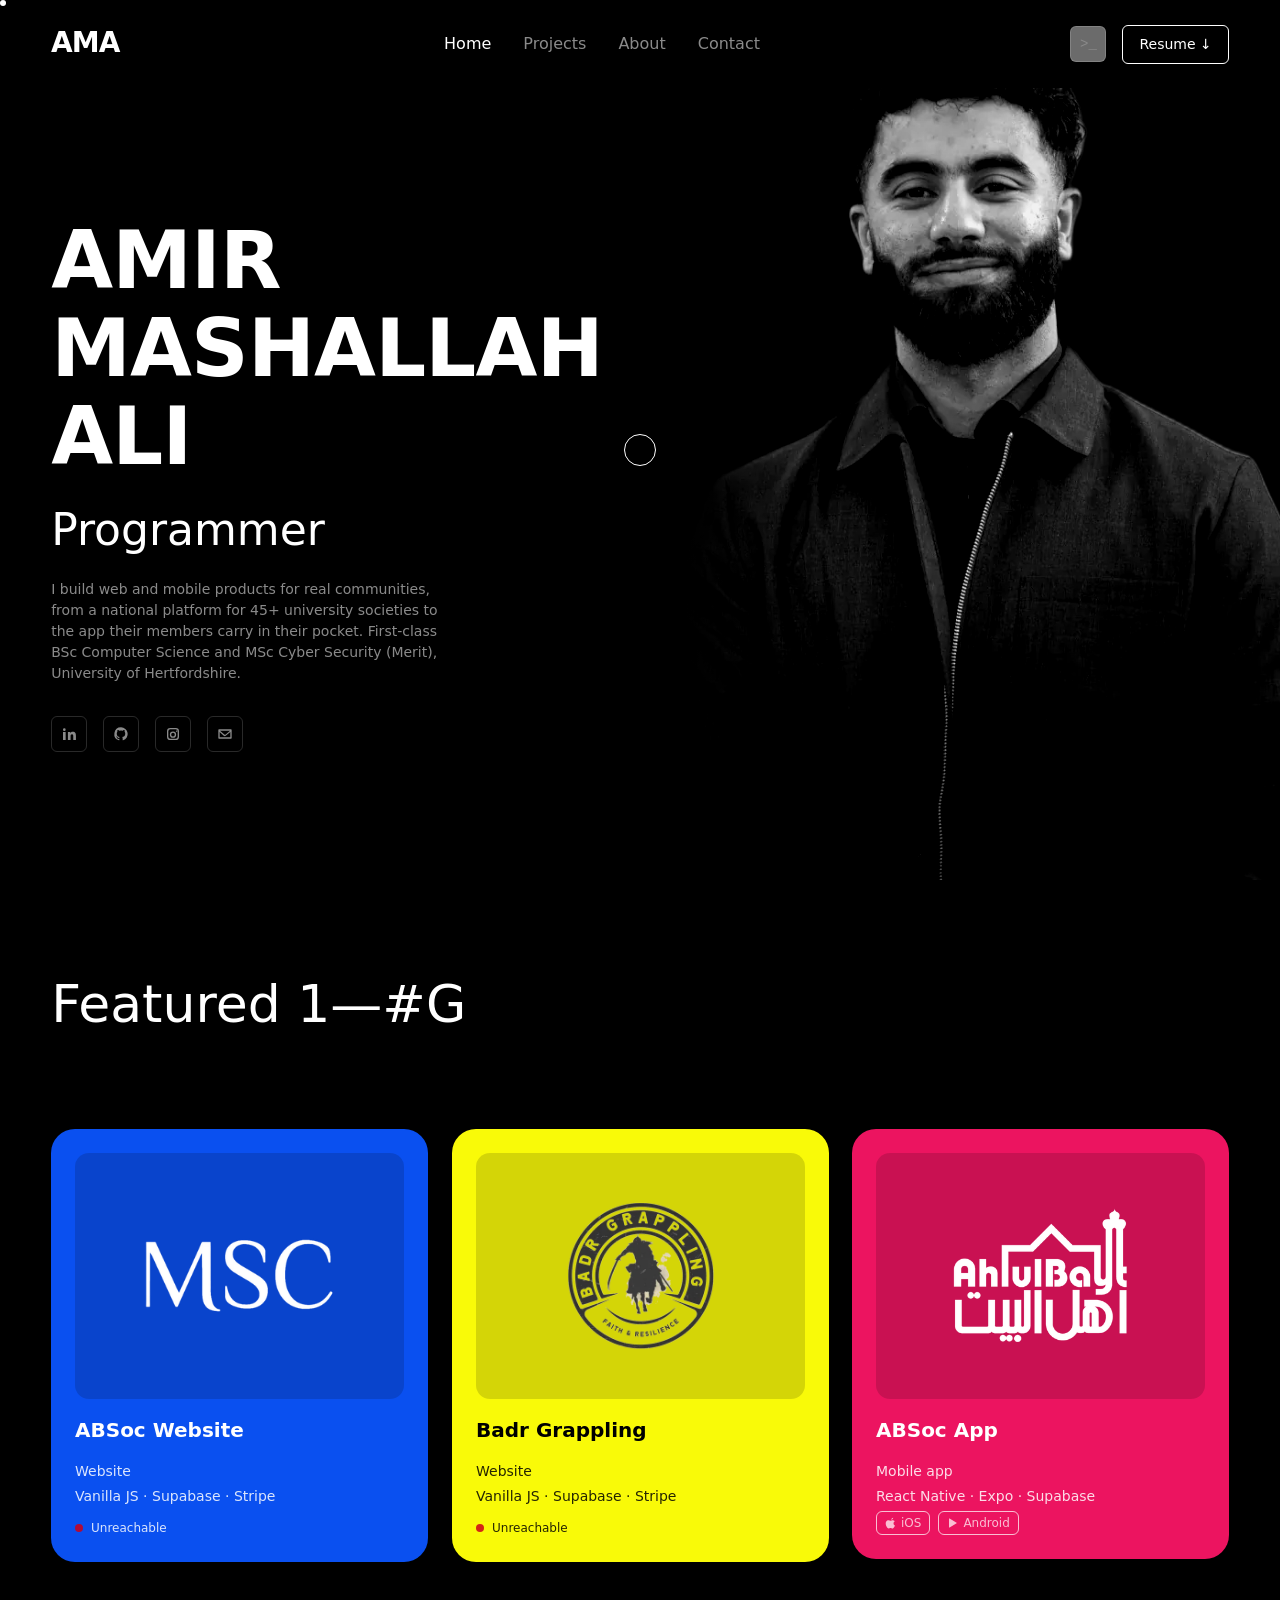
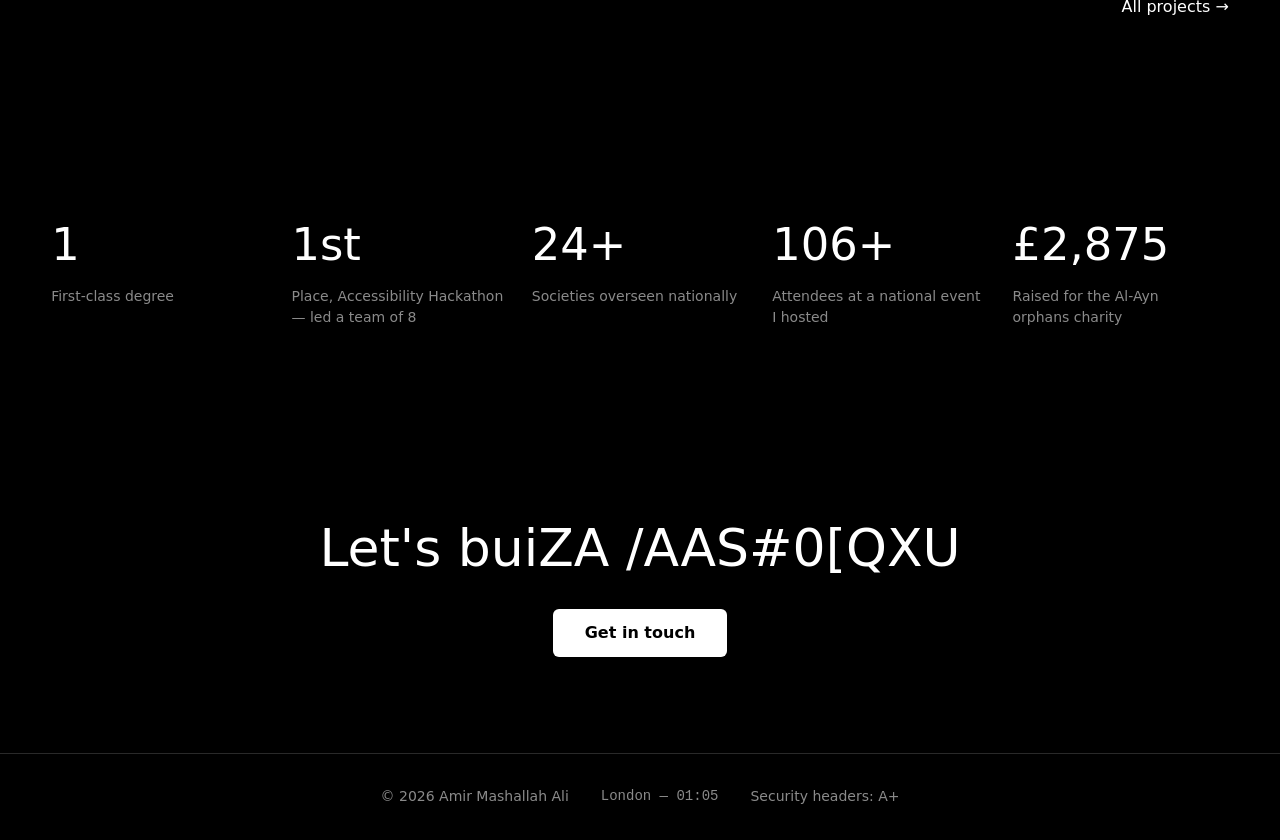
<file: index.html>
<!doctype html>
<html lang="en">
<head>
  <meta charset="utf-8">
  <meta name="viewport" content="width=device-width, initial-scale=1">
  <title>Amir Mashallah Ali — Programmer</title>
  <meta name="description" content="Amir Mashallah Ali is a programmer and mobile developer in London — a national platform for 45+ university societies, the member app that goes with it, and an MSc in Cyber Security.">
  <meta property="og:type" content="website">
  <meta property="og:title" content="Amir Mashallah Ali — Programmer">
  <meta property="og:description" content="Web and mobile products for real communities. First-class BSc Computer Science and MSc Cyber Security (Merit), University of Hertfordshire.">
  <meta property="og:image" content="https://amirmashallahali.dev/assets/og-image.jpg">
  <meta property="og:url" content="https://amirmashallahali.dev/">
  <meta name="twitter:card" content="summary_large_image">
  <link rel="icon" href="assets/favicon.svg" type="image/svg+xml">
  <link rel="icon" type="image/png" sizes="64x64" href="assets/favicon-64.png">
  <link rel="apple-touch-icon" href="assets/apple-touch-icon.png">
  <link rel="canonical" href="https://amirmashallahali.dev/">
  <meta name="theme-color" content="#000000">
  <link rel="preconnect" href="https://api.fontshare.com">
  <link rel="preconnect" href="https://cdn.fontshare.com" crossorigin>
  <link rel="preload" as="style" href="https://api.fontshare.com/v2/css?f[]=general-sans@400,500,700&f[]=satoshi@400,500,700,900&display=optional">
  <link rel="stylesheet" href="css/tokens.css">
  <link rel="stylesheet" href="css/base.css">
  <link rel="stylesheet" href="css/layout.css">
  <link rel="stylesheet" href="css/components.css">
</head>
<body data-page="home">
  <a class="skip-link" href="#main">Skip to content</a>

  <header class="site-header">
    <a class="nav-monogram" href="index.html" aria-label="AMA — Home">
      <svg viewBox="0 0 100 34" role="img" aria-hidden="true" focusable="false"><text x="0" y="27">AMA</text></svg>
    </a>
    <nav class="nav-links" aria-label="Primary">
      <a href="index.html">Home</a>
      <a href="projects.html">Projects</a>
      <a href="about.html">About</a>
      <a href="contact.html">Contact</a>
    </nav>
    <div class="nav-actions">
      <button type="button" class="nav-terminal-toggle" data-open-terminal aria-label="Open terminal (or press the backtick key)">&gt;_</button>
      <a class="btn-outline" href="assets/cv.pdf" download>Resume ↓</a>
    </div>
  </header>

  <main id="main">
    <section class="hero">
      <div class="hero-content">
        <h1 class="hero-name">Amir Mashallah Ali</h1>
        <p class="hero-title" data-hero-title>Programmer<span class="cursor-blink" aria-hidden="true"></span></p>
        <p class="hero-bio" data-hero-bio></p>
        <div class="hero-socials" data-hero-socials aria-label="Social links"></div>
      </div>
      <div class="hero-portrait-wrap">
        <img class="hero-portrait" src="assets/portrait.webp" alt="Portrait of Amir Mashallah Ali" width="794" height="865" fetchpriority="high">
      </div>
    </section>

    <section class="container" aria-labelledby="featured-heading">
      <div class="section-heading-row">
        <h2 class="section-heading" id="featured-heading" data-decrypt>Featured work</h2>
      </div>
      <ul class="featured-grid" data-featured-links></ul>
      <p class="featured-work-footer"><a class="link-arrow" href="projects.html">All projects →</a></p>
    </section>

    <section class="container" aria-labelledby="stats-heading">
      <h2 class="visually-hidden" id="stats-heading">Stats</h2>
      <div class="stats-grid" data-stats></div>
    </section>

    <section class="container closing-band" aria-labelledby="closing-heading">
      <h2 id="closing-heading" data-decrypt>Let's build something.</h2>
      <a class="btn-solid" href="contact.html">Get in touch</a>
    </section>
  </main>

  <footer class="site-footer">
    <div class="footer-inner container">
      <p>© <span data-copyright-year></span> Amir Mashallah Ali</p>
      <p class="footer-clock" data-london-clock>London — --:--</p>
      <button type="button" class="footer-headers-link" data-open-headers-panel>Security headers: A+</button>
    </div>
  </footer>

  <div class="toast" role="status" aria-live="polite" data-toast></div>
  <div class="terminal-overlay" data-terminal role="dialog" aria-modal="true" aria-label="Terminal" hidden></div>
  <div class="command-palette-backdrop" data-command-palette hidden></div>
  <div class="headers-panel" data-headers-panel hidden></div>
  <div class="scroll-progress" data-scroll-progress aria-hidden="true"></div>

  <script type="module" src="js/main.js"></script>
</body>
</html>
</file>
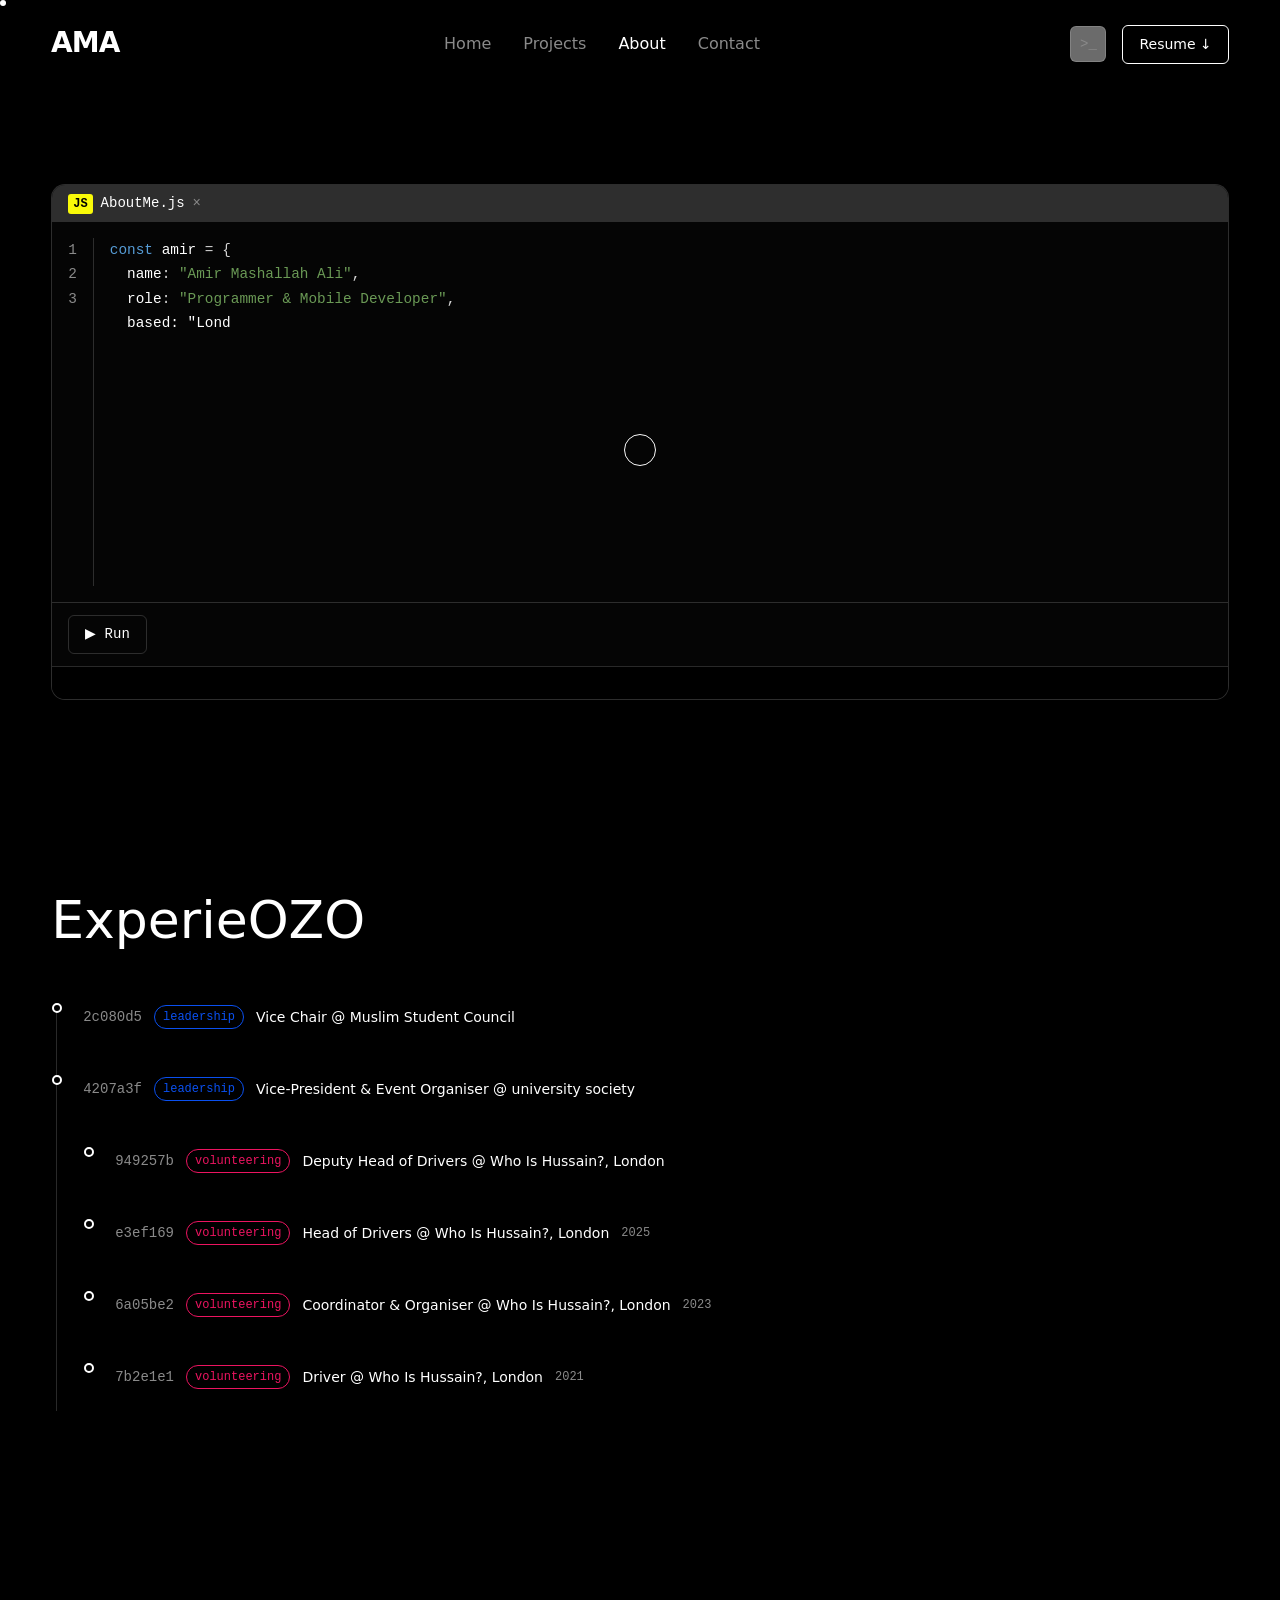
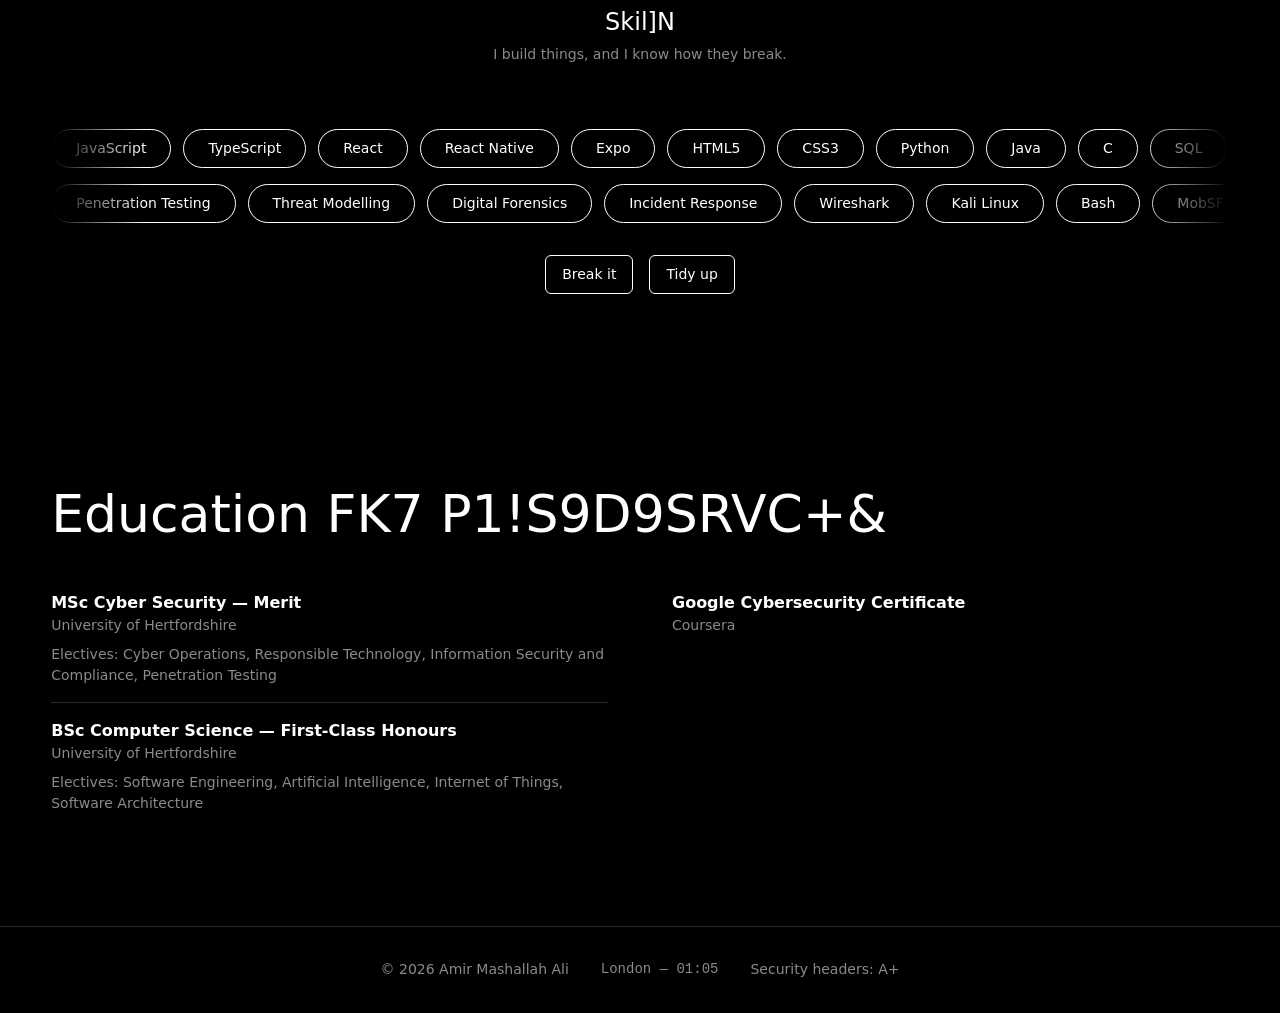
<file: about.html>
<!doctype html>
<html lang="en">
<head>
  <meta charset="utf-8">
  <meta name="viewport" content="width=device-width, initial-scale=1">
  <title>About — Amir Mashallah Ali</title>
  <meta name="description" content="Programmer and Mobile Developer with a First-Class BSc Computer Science and MSc Cyber Security (Merit) from the University of Hertfordshire — experience, skills and education.">
  <meta property="og:type" content="website">
  <meta property="og:title" content="About — Amir Mashallah Ali">
  <meta property="og:description" content="Experience, skills and education — from leading the Muslim Student Council's 45+ societies to an MSc in Cyber Security.">
  <meta property="og:image" content="https://amirmashallahali.dev/assets/og-image.jpg">
  <meta property="og:url" content="https://amirmashallahali.dev/about">
  <meta name="twitter:card" content="summary_large_image">
  <link rel="icon" href="assets/favicon.svg" type="image/svg+xml">
  <link rel="icon" type="image/png" sizes="64x64" href="assets/favicon-64.png">
  <link rel="apple-touch-icon" href="assets/apple-touch-icon.png">
  <link rel="canonical" href="https://amirmashallahali.dev/about">
  <meta name="theme-color" content="#000000">
  <link rel="preconnect" href="https://api.fontshare.com">
  <link rel="preconnect" href="https://cdn.fontshare.com" crossorigin>
  <link rel="preload" as="style" href="https://api.fontshare.com/v2/css?f[]=general-sans@400,500,700&f[]=satoshi@400,500,700,900&display=optional">
  <link rel="stylesheet" href="css/tokens.css">
  <link rel="stylesheet" href="css/base.css">
  <link rel="stylesheet" href="css/layout.css">
  <link rel="stylesheet" href="css/components.css">
</head>
<body data-page="about">
  <a class="skip-link" href="#main">Skip to content</a>

  <header class="site-header">
    <a class="nav-monogram" href="index.html" aria-label="AMA — Home">
      <svg viewBox="0 0 100 34" role="img" aria-hidden="true" focusable="false"><text x="0" y="27">AMA</text></svg>
    </a>
    <nav class="nav-links" aria-label="Primary">
      <a href="index.html">Home</a>
      <a href="projects.html">Projects</a>
      <a href="about.html">About</a>
      <a href="contact.html">Contact</a>
    </nav>
    <div class="nav-actions">
      <button type="button" class="nav-terminal-toggle" data-open-terminal aria-label="Open terminal (or press the backtick key)">&gt;_</button>
      <a class="btn-outline" href="assets/cv.pdf" download>Resume ↓</a>
    </div>
  </header>

  <main id="main">
    <section class="container" aria-labelledby="about-heading">
      <h1 class="visually-hidden" id="about-heading">About Amir Mashallah Ali</h1>
      <div class="editor" data-reveal>
        <div class="editor-tabbar">
          <span class="editor-badge-js">JS</span>
          <span class="editor-tab">AboutMe.js <span class="editor-tab-close" aria-hidden="true">×</span></span>
        </div>
        <div class="editor-body">
          <div class="editor-gutter" data-editor-gutter aria-hidden="true"></div>
          <pre class="editor-code" data-editor-code></pre>
        </div>
        <div class="editor-run-row">
          <button type="button" class="editor-run-btn" data-editor-run aria-expanded="false" aria-controls="editor-output">▶ Run</button>
        </div>
        <pre class="editor-output" id="editor-output" data-editor-output></pre>
      </div>
    </section>

    <section class="container" aria-labelledby="experience-heading">
      <h2 class="section-heading" id="experience-heading" data-decrypt>Experience</h2>
      <ol class="git-log" data-git-log></ol>
    </section>

    <section class="container" aria-labelledby="skills-heading">
      <div class="skills-heading">
        <h2 id="skills-heading" data-decrypt>Skills</h2>
        <span class="eyebrow">I build things, and I know how they break.</span>
      </div>
      <div class="marquee-row" aria-hidden="true">
        <div class="marquee-track" data-marquee-build></div>
      </div>
      <div class="marquee-row reverse" aria-hidden="true">
        <div class="marquee-track" data-marquee-secure></div>
      </div>
      <p class="visually-hidden">Skills: JavaScript, TypeScript, React, React Native and more — see the full list in the CV.</p>
      <div class="skills-controls">
        <button type="button" class="btn-outline" data-skills-break>Break it</button>
        <button type="button" class="btn-outline" data-skills-tidy hidden>Tidy up</button>
      </div>
      <div class="physics-stage" data-physics-stage aria-hidden="true"></div>
    </section>

    <section class="container" aria-labelledby="education-heading">
      <h2 class="section-heading" id="education-heading" data-decrypt>Education and certification</h2>
      <div class="education-columns" data-education></div>
    </section>
  </main>

  <footer class="site-footer">
    <div class="footer-inner container">
      <p>© <span data-copyright-year></span> Amir Mashallah Ali</p>
      <p class="footer-clock" data-london-clock>London — --:--</p>
      <button type="button" class="footer-headers-link" data-open-headers-panel>Security headers: A+</button>
    </div>
  </footer>

  <div class="toast" role="status" aria-live="polite" data-toast></div>
  <div class="terminal-overlay" data-terminal role="dialog" aria-modal="true" aria-label="Terminal" hidden></div>
  <div class="command-palette-backdrop" data-command-palette hidden></div>
  <div class="headers-panel" data-headers-panel hidden></div>
  <div class="scroll-progress" data-scroll-progress aria-hidden="true"></div>

  <script type="module" src="js/main.js"></script>
</body>
</html>
</file>
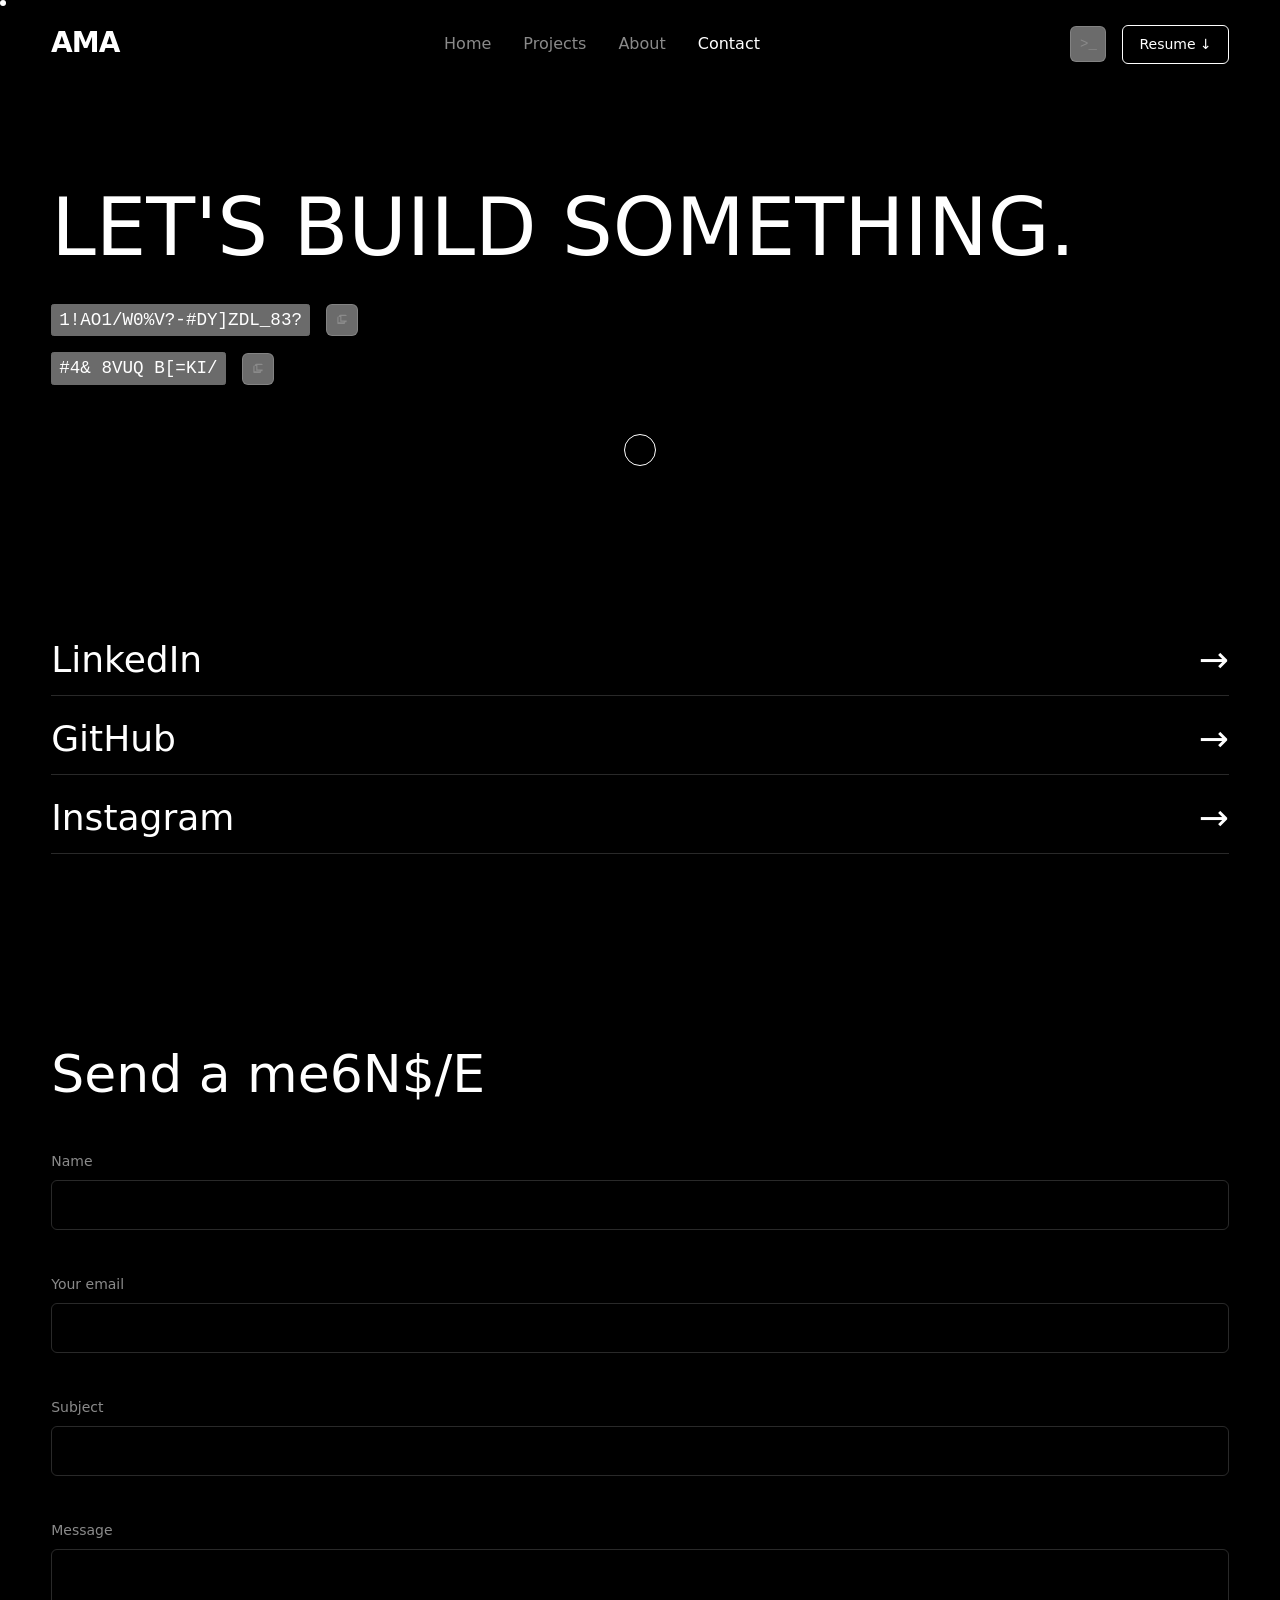
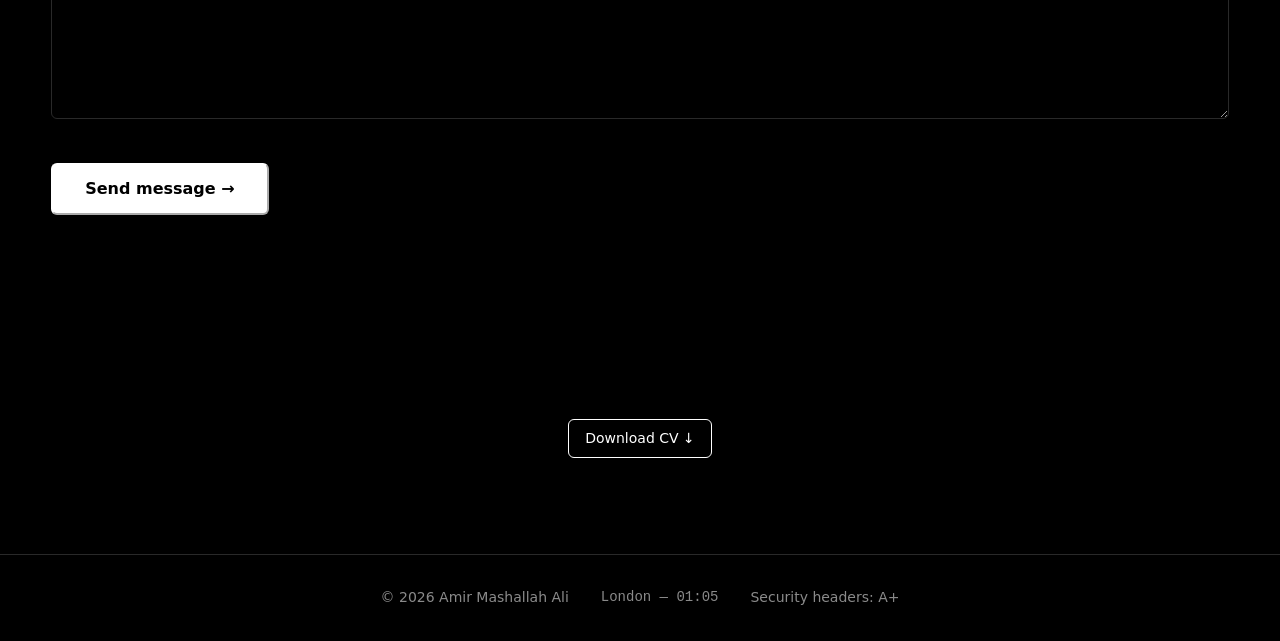
<file: contact.html>
<!doctype html>
<html lang="en">
<head>
  <meta charset="utf-8">
  <meta name="viewport" content="width=device-width, initial-scale=1">
  <title>Contact — Amir Mashallah Ali</title>
  <meta name="description" content="Get in touch with Amir Mashallah Ali — email, phone, LinkedIn, GitHub, Instagram, or send a message directly.">
  <meta property="og:type" content="website">
  <meta property="og:title" content="Contact — Amir Mashallah Ali">
  <meta property="og:description" content="Let's build something. Get in touch by email, phone, or social.">
  <meta property="og:image" content="https://amirmashallahali.dev/assets/og-image.jpg">
  <meta property="og:url" content="https://amirmashallahali.dev/contact">
  <meta name="twitter:card" content="summary_large_image">
  <link rel="icon" href="assets/favicon.svg" type="image/svg+xml">
  <link rel="icon" type="image/png" sizes="64x64" href="assets/favicon-64.png">
  <link rel="apple-touch-icon" href="assets/apple-touch-icon.png">
  <link rel="canonical" href="https://amirmashallahali.dev/contact">
  <meta name="theme-color" content="#000000">
  <link rel="preconnect" href="https://api.fontshare.com">
  <link rel="preconnect" href="https://cdn.fontshare.com" crossorigin>
  <link rel="preload" as="style" href="https://api.fontshare.com/v2/css?f[]=general-sans@400,500,700&f[]=satoshi@400,500,700,900&display=optional">
  <link rel="stylesheet" href="css/tokens.css">
  <link rel="stylesheet" href="css/base.css">
  <link rel="stylesheet" href="css/layout.css">
  <link rel="stylesheet" href="css/components.css">
</head>
<body data-page="contact">
  <a class="skip-link" href="#main">Skip to content</a>

  <header class="site-header">
    <a class="nav-monogram" href="index.html" aria-label="AMA — Home">
      <svg viewBox="0 0 100 34" role="img" aria-hidden="true" focusable="false"><text x="0" y="27">AMA</text></svg>
    </a>
    <nav class="nav-links" aria-label="Primary">
      <a href="index.html">Home</a>
      <a href="projects.html">Projects</a>
      <a href="about.html">About</a>
      <a href="contact.html">Contact</a>
    </nav>
    <div class="nav-actions">
      <button type="button" class="nav-terminal-toggle" data-open-terminal aria-label="Open terminal (or press the backtick key)">&gt;_</button>
      <a class="btn-outline" href="assets/cv.pdf" download>Resume ↓</a>
    </div>
  </header>

  <main id="main">
    <section class="container contact-hero">
      <h1 data-decrypt>Let's build something.</h1>

      <div class="contact-details">
        <div class="contact-detail-row">
          <button type="button" class="contact-cipher" data-reveal-secret="email"><span data-glyphs aria-hidden="true"></span></button>
          <button type="button" class="copy-btn" data-copy-secret="email" aria-label="Copy email address">
            <svg viewBox="0 0 24 24" width="14" height="14" fill="currentColor" aria-hidden="true"><path d="M9 3h9a2 2 0 0 1 2 2v9a2 2 0 0 1-2 2h-1v1a2 2 0 0 1-2 2H6a2 2 0 0 1-2-2v-9a2 2 0 0 1 2-2h1V5a2 2 0 0 1 2-2zm0 4H6v9h9v-1H9V7zm2-2v8h9V5h-9z"/></svg>
          </button>
        </div>
        <div class="contact-detail-row">
          <button type="button" class="contact-cipher" data-reveal-secret="phone"><span data-glyphs aria-hidden="true"></span></button>
          <button type="button" class="copy-btn" data-copy-secret="phone" aria-label="Copy phone number">
            <svg viewBox="0 0 24 24" width="14" height="14" fill="currentColor" aria-hidden="true"><path d="M9 3h9a2 2 0 0 1 2 2v9a2 2 0 0 1-2 2h-1v1a2 2 0 0 1-2 2H6a2 2 0 0 1-2-2v-9a2 2 0 0 1 2-2h1V5a2 2 0 0 1 2-2zm0 4H6v9h9v-1H9V7zm2-2v8h9V5h-9z"/></svg>
          </button>
        </div>
      </div>
    </section>

    <section class="container" aria-labelledby="social-heading">
      <h2 class="visually-hidden" id="social-heading">Social links</h2>
      <nav class="contact-social-links" data-contact-socials aria-label="Social links"></nav>
    </section>

    <section class="container" aria-labelledby="message-heading">
      <h2 class="section-heading" id="message-heading" data-decrypt>Send a message</h2>
      <form data-composer-form novalidate>
        <div class="field">
          <label for="composer-name">Name</label>
          <input id="composer-name" name="name" type="text" required autocomplete="name">
          <p class="field-error" id="composer-name-error" role="alert"></p>
        </div>
        <div class="field">
          <label for="composer-email">Your email</label>
          <input id="composer-email" name="email" type="email" required autocomplete="email">
          <p class="field-error" id="composer-email-error" role="alert"></p>
        </div>
        <div class="field">
          <label for="composer-subject">Subject</label>
          <input id="composer-subject" name="subject" type="text" required>
          <p class="field-error" id="composer-subject-error" role="alert"></p>
        </div>
        <div class="field">
          <label for="composer-message">Message</label>
          <textarea id="composer-message" name="message" rows="6" required></textarea>
          <p class="field-error" id="composer-message-error" role="alert"></p>
        </div>
        <button type="submit" class="btn-solid" data-composer-submit>Send message →</button>
        <p class="field-error" id="composer-form-error" role="alert" aria-live="polite"></p>
      </form>
    </section>

    <section class="container closing-band">
      <a class="btn-outline" href="assets/cv.pdf" download>Download CV ↓</a>
    </section>
  </main>

  <footer class="site-footer">
    <div class="footer-inner container">
      <p>© <span data-copyright-year></span> Amir Mashallah Ali</p>
      <p class="footer-clock" data-london-clock>London — --:--</p>
      <button type="button" class="footer-headers-link" data-open-headers-panel>Security headers: A+</button>
    </div>
  </footer>

  <div class="toast" role="status" aria-live="polite" data-toast></div>
  <div class="terminal-overlay" data-terminal role="dialog" aria-modal="true" aria-label="Terminal" hidden></div>
  <div class="command-palette-backdrop" data-command-palette hidden></div>
  <div class="headers-panel" data-headers-panel hidden></div>
  <div class="scroll-progress" data-scroll-progress aria-hidden="true"></div>

  <script type="module" src="js/main.js"></script>
</body>
</html>
</file>
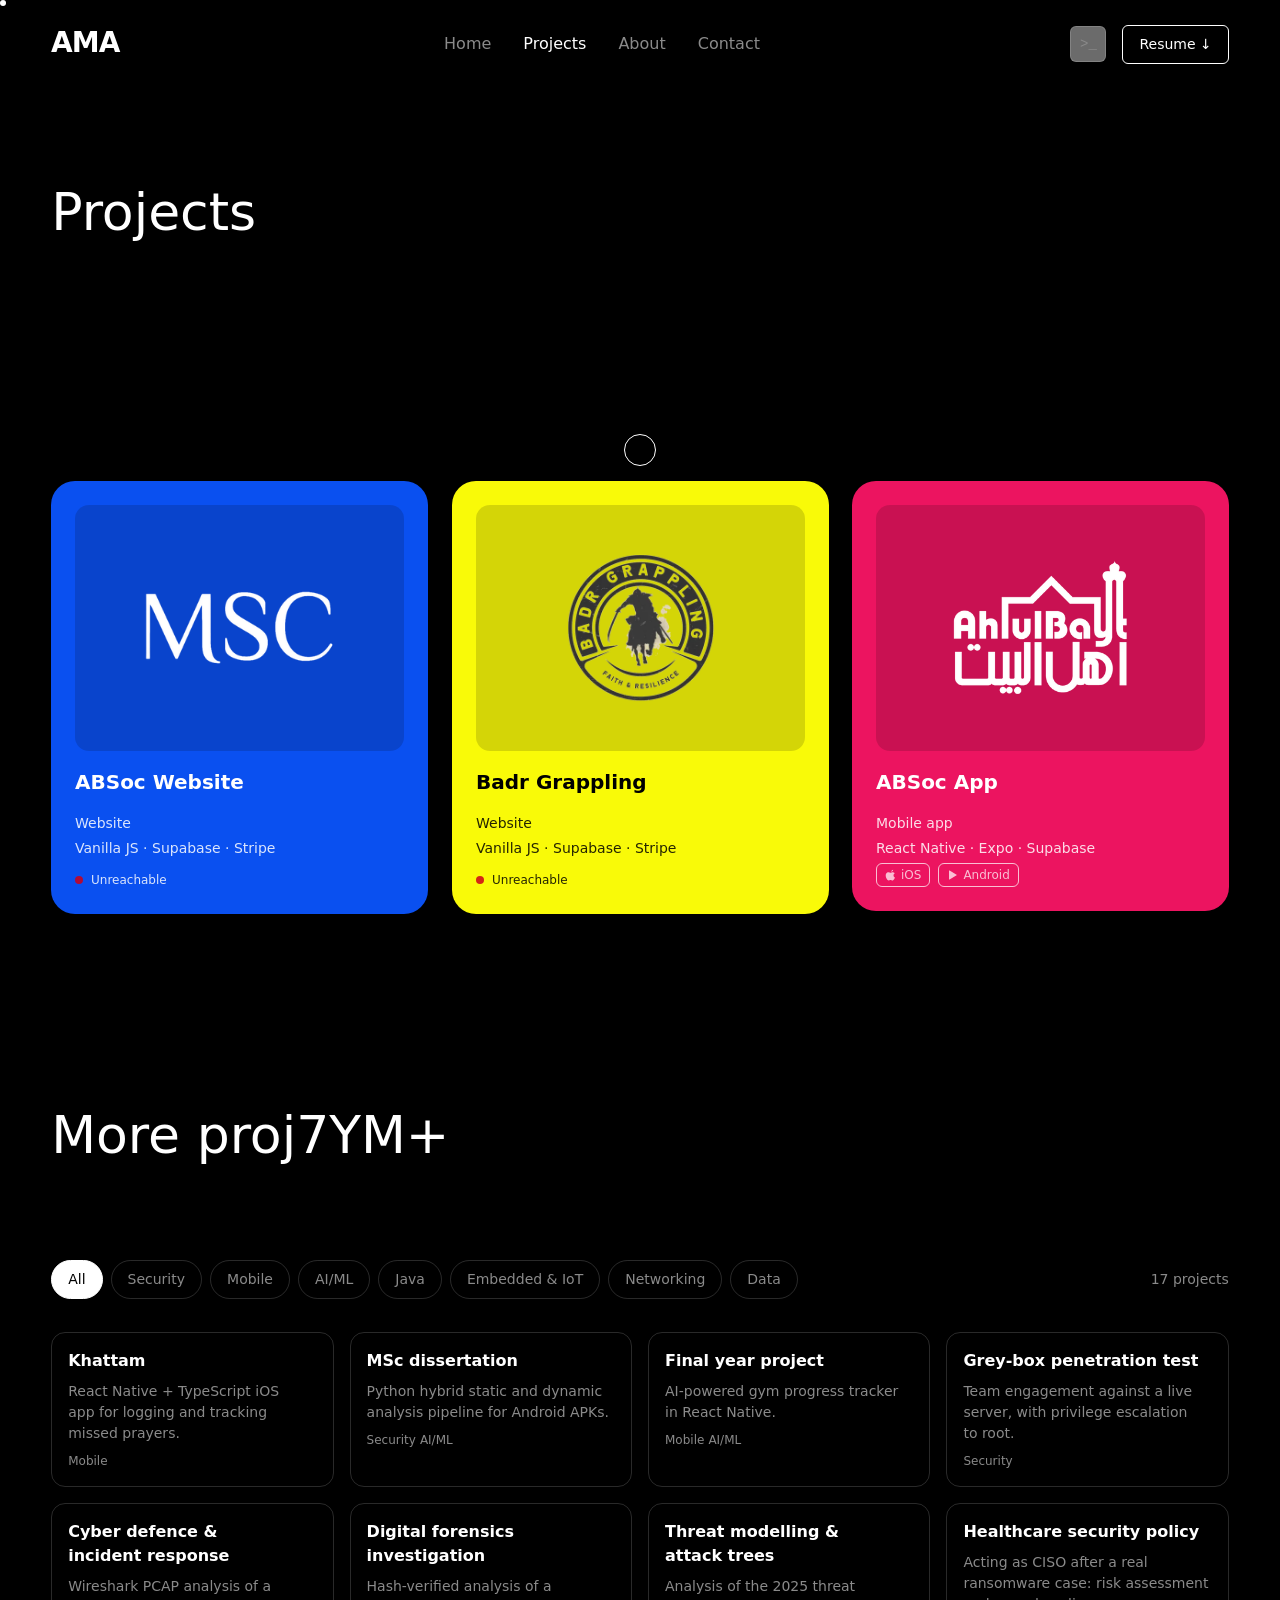
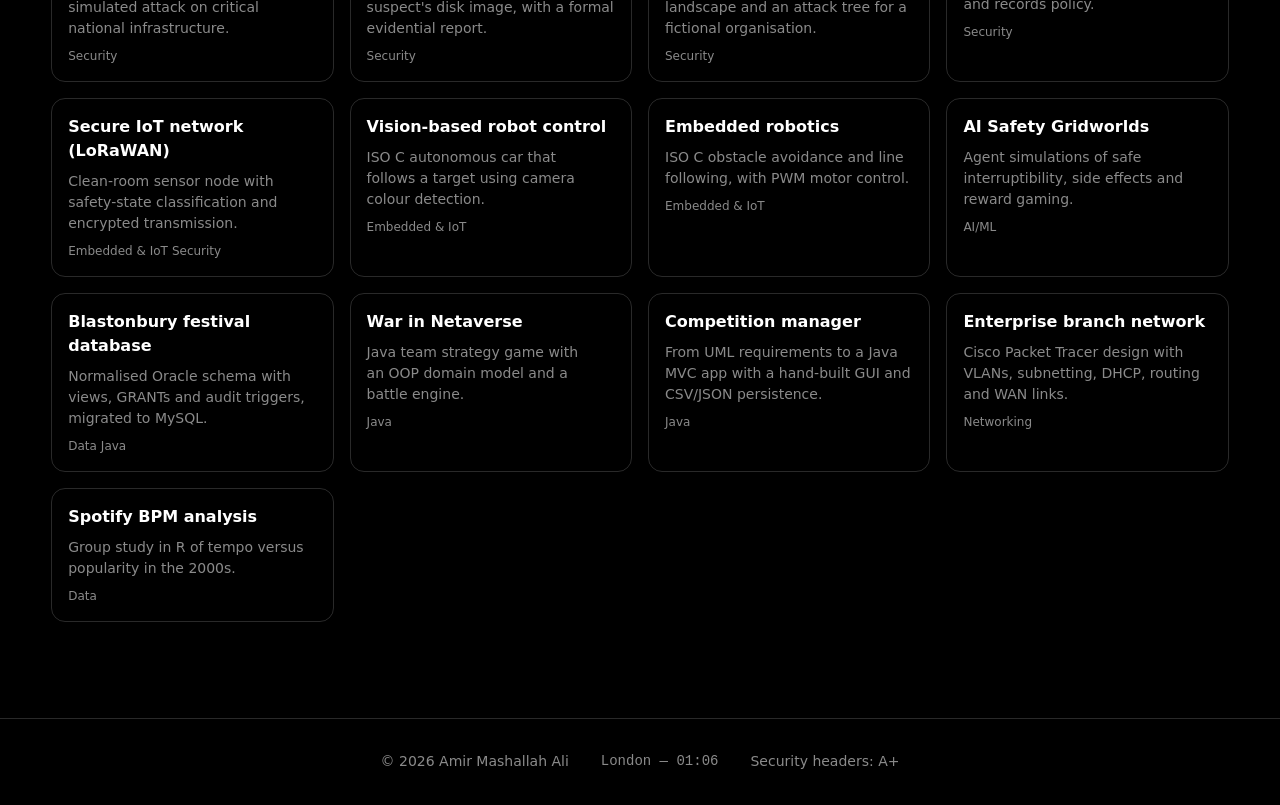
<file: projects.html>
<!doctype html>
<html lang="en">
<head>
  <meta charset="utf-8">
  <meta name="viewport" content="width=device-width, initial-scale=1">
  <title>Projects — Amir Mashallah Ali</title>
  <meta name="description" content="ABSoc website, the ABSoc member app, Badr Grappling, and a wider archive of security, AI/ML, mobile and embedded projects by Amir Mashallah Ali.">
  <meta property="og:type" content="website">
  <meta property="og:title" content="Projects — Amir Mashallah Ali">
  <meta property="og:description" content="A national platform for 45+ university societies, its companion apps, a London wrestling club, and 16 more projects across security, AI/ML, mobile and embedded systems.">
  <meta property="og:image" content="https://amirmashallahali.dev/assets/og-image.jpg">
  <meta property="og:url" content="https://amirmashallahali.dev/projects">
  <meta name="twitter:card" content="summary_large_image">
  <link rel="icon" href="assets/favicon.svg" type="image/svg+xml">
  <link rel="icon" type="image/png" sizes="64x64" href="assets/favicon-64.png">
  <link rel="apple-touch-icon" href="assets/apple-touch-icon.png">
  <link rel="canonical" href="https://amirmashallahali.dev/projects">
  <meta name="theme-color" content="#000000">
  <link rel="preconnect" href="https://api.fontshare.com">
  <link rel="preconnect" href="https://cdn.fontshare.com" crossorigin>
  <link rel="preload" as="style" href="https://api.fontshare.com/v2/css?f[]=general-sans@400,500,700&f[]=satoshi@400,500,700,900&display=optional">
  <link rel="stylesheet" href="css/tokens.css">
  <link rel="stylesheet" href="css/base.css">
  <link rel="stylesheet" href="css/layout.css">
  <link rel="stylesheet" href="css/components.css">
</head>
<body data-page="projects">
  <a class="skip-link" href="#main">Skip to content</a>

  <header class="site-header">
    <a class="nav-monogram" href="index.html" aria-label="AMA — Home">
      <svg viewBox="0 0 100 34" role="img" aria-hidden="true" focusable="false"><text x="0" y="27">AMA</text></svg>
    </a>
    <nav class="nav-links" aria-label="Primary">
      <a href="index.html">Home</a>
      <a href="projects.html">Projects</a>
      <a href="about.html">About</a>
      <a href="contact.html">Contact</a>
    </nav>
    <div class="nav-actions">
      <button type="button" class="nav-terminal-toggle" data-open-terminal aria-label="Open terminal (or press the backtick key)">&gt;_</button>
      <a class="btn-outline" href="assets/cv.pdf" download>Resume ↓</a>
    </div>
  </header>

  <main id="main">
    <section class="container">
      <h1 class="section-heading" data-decrypt>Projects</h1>
    </section>

    <section class="container" aria-labelledby="featured-heading">
      <h2 class="visually-hidden" id="featured-heading">Featured projects</h2>
      <ul class="featured-grid" data-featured-details></ul>
    </section>

    <section class="container" aria-labelledby="archive-heading">
      <div class="section-heading-row">
        <h2 class="section-heading" id="archive-heading" data-decrypt>More projects</h2>
      </div>
      <div class="archive-controls">
        <div class="filter-pills" data-archive-pills role="group" aria-label="Filter projects by category"></div>
        <p class="archive-count" data-archive-count aria-live="polite"></p>
      </div>
      <div class="archive-grid" data-archive-grid></div>
    </section>
  </main>

  <footer class="site-footer">
    <div class="footer-inner container">
      <p>© <span data-copyright-year></span> Amir Mashallah Ali</p>
      <p class="footer-clock" data-london-clock>London — --:--</p>
      <button type="button" class="footer-headers-link" data-open-headers-panel>Security headers: A+</button>
    </div>
  </footer>

  <div class="toast" role="status" aria-live="polite" data-toast></div>
  <div class="terminal-overlay" data-terminal role="dialog" aria-modal="true" aria-label="Terminal" hidden></div>
  <div class="command-palette-backdrop" data-command-palette hidden></div>
  <div class="headers-panel" data-headers-panel hidden></div>
  <div class="scroll-progress" data-scroll-progress aria-hidden="true"></div>

  <script type="module" src="js/main.js"></script>
</body>
</html>
</file>
<file: css/tokens.css>
/* Design tokens. Every colour, font and timing value used anywhere in the
   site is declared here once — components reference the custom property,
   never the raw value, so the palette can change in one place. */

:root {
  /* Colour */
  --color-bg: #000000;
  --color-fg: #ffffff;
  --color-fg-muted: #8a8a8a;
  --color-border: #ffffff;
  --color-border-subtle: rgba(255, 255, 255, 0.16);

  --color-blue: #0a50f0;
  --color-yellow: #f9fa08;
  --color-pink: #ec1460;
  --color-red: #ce0018;
  --color-editor-chrome: #2e2e2e;

  /* Syntax highlighting (AboutMe.js editor + terminal) */
  --syntax-keyword: #569cd6;
  --syntax-string: #6a9955;
  --syntax-value: #b5cea8;
  --syntax-comment: #808080; /* #6a6a6a measured 2.9:1 on #050505 — WCAG AA needs 4.5:1 */
  --syntax-punct: #d4d4d4;

  /* Type */
  --font-sans: "Satoshi", "General Sans", "Outfit", system-ui, -apple-system, sans-serif;
  --font-mono: "JetBrains Mono", ui-monospace, "SFMono-Regular", Menlo, Consolas, monospace;

  --fs-hero-name: clamp(2.25rem, 5vw + 1rem, 5rem);
  --fs-hero-title: clamp(1.5rem, 2.5vw + 1rem, 2.75rem);
  --fs-h1: clamp(2rem, 3vw + 1rem, 3.25rem);
  --fs-h2: clamp(1.5rem, 2vw + 1rem, 2.25rem);
  --fs-body: 1rem;
  --fs-small: 0.875rem;
  --fs-micro: 0.75rem;

  /* Space (4px base) */
  --space-1: 0.25rem;
  --space-2: 0.5rem;
  --space-3: 0.75rem;
  --space-4: 1rem;
  --space-6: 1.5rem;
  --space-8: 2rem;
  --space-12: 3rem;
  --space-16: 4rem;
  --space-24: 6rem;
  --space-32: 8rem;

  /* Layout */
  --container-max: 1440px;
  --container-pad: clamp(1.25rem, 4vw, 4rem);
  --radius-sm: 6px;
  --radius-md: 14px;
  --radius-lg: 24px;
  --radius-pill: 999px;

  /* Motion */
  --ease-out: cubic-bezier(0.2, 0.7, 0.2, 1);
  --duration-fast: 220ms;
  --duration-base: 550ms;
  --duration-slow: 800ms;
}

/* prefers-reduced-motion turns every duration to ~0 in one place; components
   that gate on JS still check the media query directly before starting
   rAF loops, but anything driven purely by CSS transitions is covered here. */
@media (prefers-reduced-motion: reduce) {
  :root {
    --duration-fast: 1ms;
    --duration-base: 1ms;
    --duration-slow: 1ms;
  }
}
</file>
<file: css/base.css>
/* Reset, base typography, and the a11y utility classes used across every
   page (skip link, visually-hidden, focus rings). */

*, *::before, *::after { box-sizing: border-box; }
* { margin: 0; }

html {
  color-scheme: dark;
  -webkit-text-size-adjust: 100%;
}

body {
  min-height: 100dvh;
  background: var(--color-bg);
  color: var(--color-fg);
  font-family: var(--font-sans);
  font-size: var(--fs-body);
  line-height: 1.5;
  -webkit-font-smoothing: antialiased;
}

img, picture, svg, video, canvas { display: block; max-width: 100%; }
input, button, textarea, select { font: inherit; color: inherit; }
button { cursor: pointer; }
a { color: inherit; text-decoration: none; }
ul, ol { list-style: none; padding: 0; }

h1, h2, h3, h4 { font-weight: 500; line-height: 1.1; text-wrap: balance; }
p { text-wrap: pretty; }

/* Respect the OS-level reduced-motion preference everywhere by default;
   individual features re-check the media query in JS before starting any
   rAF-driven animation, but this catches every CSS transition/animation. */
@media (prefers-reduced-motion: reduce) {
  *, *::before, *::after {
    animation-duration: 0.001ms !important;
    animation-iteration-count: 1 !important;
    transition-duration: 0.001ms !important;
    scroll-behavior: auto !important;
  }
}

.visually-hidden {
  position: absolute;
  width: 1px;
  height: 1px;
  padding: 0;
  margin: -1px;
  overflow: hidden;
  clip: rect(0, 0, 0, 0);
  white-space: nowrap;
  border: 0;
}

.skip-link {
  position: fixed;
  top: var(--space-4);
  left: var(--space-4);
  z-index: 1000;
  padding: var(--space-3) var(--space-6);
  background: var(--color-fg);
  color: var(--color-bg);
  border-radius: var(--radius-sm);
  font-weight: 600;
  transform: translateY(-150%);
  transition: transform var(--duration-fast) var(--ease-out);
}
.skip-link:focus {
  transform: translateY(0);
}

/* One visible focus style, used on every focusable element site-wide.
   :focus-visible so mouse clicks don't show it, only keyboard/AT focus. */
:focus-visible {
  outline: 2px solid var(--color-fg);
  outline-offset: 3px;
  border-radius: var(--radius-sm);
}

.container {
  width: 100%;
  max-width: var(--container-max);
  margin-inline: auto;
  padding-inline: var(--container-pad);
}

/* Custom cursor (feature 14) hides the native one on capable desktop
   pointers only; js/features/cursor.js adds this class after confirming
   a fine pointer and no touch support. */
html.has-custom-cursor,
html.has-custom-cursor a,
html.has-custom-cursor button {
  cursor: none;
}
</file>
<file: css/layout.css>
/* Feature 1 — cross-document view transitions. Browsers without support
   just navigate normally (this whole block is inert there, no JS needed).
   The header and footer get their own transition-name so their identical
   markup crossfades onto itself (visually indistinguishable from "staying
   put"); everything else crossfades via the default root group, nudged
   with a slight rise to match the in-page section motion. Individual
   featured-project cards get their own view-transition-name assigned in
   JS (content-render.js) so a card clicked on Home morphs into its place
   on Projects. */
@view-transition {
  navigation: auto;
}

.site-header { view-transition-name: site-header; }
.site-footer { view-transition-name: site-footer; }

@keyframes page-rise-in {
  from { opacity: 0; transform: translateY(20px); }
  to { opacity: 1; transform: none; }
}
@keyframes page-rise-out {
  from { opacity: 1; transform: none; }
  to { opacity: 0; transform: translateY(-20px); }
}
::view-transition-old(root) { animation: 240ms var(--ease-out) both page-rise-out; }
::view-transition-new(root) { animation: 420ms var(--ease-out) both page-rise-in; }

@media (prefers-reduced-motion: reduce) {
  ::view-transition-group(*),
  ::view-transition-old(*),
  ::view-transition-new(*) {
    animation: none !important;
  }
}

/* Site chrome: the nav bar and footer are byte-identical markup on every
   page (see partials in each HTML file). Which link is "current" is done
   with a body[data-page] attribute + CSS, never a per-page markup diff, so
   the nav really is identical static content that a crawler can follow
   with JS disabled. */

.site-header {
  position: sticky;
  top: 0;
  z-index: 40;
  display: flex;
  flex-wrap: wrap;
  align-items: center;
  justify-content: space-between;
  gap: var(--space-4);
  width: 100%;
  padding-block: var(--space-6);
  padding-inline: var(--container-pad);
  background: var(--color-bg);
}

.nav-monogram {
  display: block;
  color: var(--color-fg);
}
.nav-monogram svg { display: block; height: 28px; width: auto; }
.nav-monogram text {
  font: 800 34px var(--font-sans);
  letter-spacing: -0.03em;
  fill: currentColor;
}

.nav-links {
  display: flex;
  gap: var(--space-8);
  font-size: var(--fs-body);
}
.nav-links a {
  color: var(--color-fg-muted);
  padding: var(--space-2) 0;
}
.nav-links a:hover { color: var(--color-fg); }

/* Current-page highlight, driven purely by the body attribute. */
body[data-page="home"] .nav-links a[href="index.html"],
body[data-page="projects"] .nav-links a[href="projects.html"],
body[data-page="about"] .nav-links a[href="about.html"],
body[data-page="contact"] .nav-links a[href="contact.html"] {
  color: var(--color-fg);
}

.nav-actions {
  display: flex;
  align-items: center;
  gap: var(--space-4);
}

.btn-outline {
  display: inline-flex;
  align-items: center;
  gap: var(--space-2);
  padding: var(--space-2) var(--space-4);
  border: 1px solid var(--color-fg);
  border-radius: var(--radius-sm);
  font-size: var(--fs-small);
  background: transparent;
  transition: background var(--duration-fast) var(--ease-out), color var(--duration-fast) var(--ease-out);
}
.btn-outline:hover,
.btn-outline:focus-visible {
  background: var(--color-fg);
  color: var(--color-bg);
}

.nav-terminal-toggle {
  display: inline-flex;
  align-items: center;
  justify-content: center;
  width: 36px;
  height: 36px;
  border: 1px solid var(--color-border-subtle);
  border-radius: var(--radius-sm);
  font-family: var(--font-mono);
  font-size: var(--fs-small);
  color: var(--color-fg-muted);
}
.nav-terminal-toggle:hover { color: var(--color-fg); border-color: var(--color-fg); }

/* Below 640px the header wraps to two rows instead of hiding the nav —
   every link stays reachable (and crawlable with no JS) at 375px. */
@media (max-width: 640px) {
  .nav-links {
    order: 3;
    width: 100%;
    justify-content: center;
    gap: var(--space-6);
    padding-top: var(--space-2);
    border-top: 1px solid var(--color-border-subtle);
  }
}

/* Main content wrapper: each top-level <section> is a "slide" that the
   scroll-crossfade motion (added in phase 2) will target. */
main {
  display: block;
}
main > section {
  padding-block: var(--space-24);
}
@media (max-width: 640px) {
  main > section { padding-block: var(--space-16); }
}

.site-footer {
  border-top: 1px solid var(--color-border-subtle);
  padding-block: var(--space-8);
}
.footer-inner {
  display: flex;
  flex-wrap: wrap;
  align-items: center;
  justify-content: center;
  gap: var(--space-4) var(--space-8);
  text-align: center;
  color: var(--color-fg-muted);
  font-size: var(--fs-small);
}
.footer-clock {
  font-family: var(--font-mono);
}
.footer-headers-link {
  appearance: none;
  background: none;
  border: none;
  border-bottom: 1px solid transparent;
  padding: 0;
  font: inherit;
  color: var(--color-fg-muted);
}
.footer-headers-link:hover { color: var(--color-fg); border-bottom-color: currentColor; }

/* Scroll-progress bar (feature 15) — a fixed 3px strip, width set by JS. */
.scroll-progress {
  position: fixed;
  top: 0;
  left: 0;
  height: 3px;
  width: 0%;
  background: var(--color-fg);
  z-index: 60;
  transform-origin: left;
}

.section-heading {
  font-size: var(--fs-h1);
  margin-bottom: var(--space-12);
}

.section-heading-row {
  display: flex;
  align-items: baseline;
  justify-content: space-between;
  gap: var(--space-4);
  margin-bottom: var(--space-12);
}

.eyebrow {
  display: block;
  color: var(--color-fg-muted);
  font-size: var(--fs-small);
  margin-top: var(--space-2);
}
</file>
<file: css/components.css>
/* ---------- Hero ---------------------------------------------------- */

.hero {
  display: grid;
  grid-template-columns: 1fr 1fr;
  align-items: stretch;
  min-height: 88vh;
  gap: var(--space-8);
  padding-block: 0 !important;
}

.hero-content {
  display: flex;
  flex-direction: column;
  justify-content: center;
  gap: var(--space-4);
  padding-inline: var(--container-pad);
}

.hero-name {
  font-size: var(--fs-hero-name);
  font-weight: 700;
  text-transform: uppercase;
  letter-spacing: -0.01em;
}

.hero-title {
  font-size: var(--fs-hero-title);
  font-weight: 300;
  color: var(--color-fg);
  min-height: 1.3em;
}
.hero-title .cursor-blink {
  display: inline-block;
  width: 0.09em;
  margin-left: 0.1em;
  border-left: 2px solid var(--color-fg);
  animation: blink 1s step-end infinite;
}
@media (prefers-reduced-motion: reduce) {
  .hero-title .cursor-blink { animation: none; }
}
@keyframes blink { 50% { opacity: 0; } }

.hero-bio {
  max-width: 46ch;
  color: var(--color-fg-muted);
  font-size: var(--fs-small);
}

.hero-socials {
  display: flex;
  gap: var(--space-4);
  margin-top: var(--space-4);
}
.hero-socials a {
  display: inline-flex;
  align-items: center;
  justify-content: center;
  width: 36px;
  height: 36px;
  border: 1px solid var(--color-border-subtle);
  border-radius: var(--radius-sm);
  color: var(--color-fg-muted);
  transition: color var(--duration-fast) var(--ease-out), border-color var(--duration-fast) var(--ease-out);
}
.hero-socials a:hover { color: var(--color-fg); border-color: var(--color-fg); }
.hero-socials svg { width: 16px; height: 16px; }

.hero-portrait-wrap {
  position: relative;
  overflow: hidden;
}
.hero-portrait {
  position: absolute;
  inset: 0;
  width: 100%;
  height: 100%;
  object-fit: cover;
  object-position: center 0%;
  /* High-contrast B&W, whatever the source photo looks like. Background
     already removed (assets/portrait.png is a transparent cutout), so the
     wrapper's own black background shows straight through — no gradient
     needed on the top/right/bottom edges, only the deliberate left fade. */
  filter: grayscale(1) contrast(1.35) brightness(0.95);
}
.hero-portrait-wrap::before {
  content: "";
  position: absolute;
  inset: 0;
  background: linear-gradient(to right, var(--color-bg) 0%, transparent 18%);
  z-index: 1;
}

@media (max-width: 900px) {
  .hero {
    grid-template-columns: 1fr;
    min-height: auto;
  }
  .hero-portrait-wrap { height: 60vh; order: -1; }
  .hero-content { padding-block: var(--space-16) var(--space-8); }
}

/* ---------- Reveal (armed by features/reveal-on-scroll.js in the motion
   pass — that module adds html.reveal-armed itself once it's actually
   watching elements, so nothing goes invisible before it exists) -------- */

[data-reveal] {
  opacity: 1;
  transform: none;
}
html.reveal-armed [data-reveal] {
  opacity: 0;
  transform: translateY(24px);
  transition: opacity var(--duration-base) var(--ease-out), transform var(--duration-base) var(--ease-out);
}
html.reveal-armed [data-reveal].is-visible {
  opacity: 1;
  transform: none;
}

/* ---------- Featured project cards ----------------------------------- */

.featured-grid {
  display: grid;
  grid-template-columns: repeat(3, 1fr);
  gap: var(--space-6);
  /* Empty until JS renders the 3 featured cards from FEATURED_PROJECTS —
     see the .git-log comment for why that needs a size reservation. */
  min-height: 420px;
}
@media (max-width: 900px) {
  .featured-grid { grid-template-columns: 1fr; min-height: 1100px; }
}

.project-card {
  --card-fg: var(--color-fg);
  position: relative;
  display: flex;
  flex-direction: column;
  gap: var(--space-4);
  padding: var(--space-6);
  border-radius: var(--radius-lg);
  background: var(--card-color);
  color: var(--card-fg);
  text-align: left;
  /* transform is NOT transitioned here — tilt-cards.js drives it every
     animation frame via a spring; a CSS transition on the same property
     would fight the rAF updates and make the tilt feel laggy. */
  transition: box-shadow var(--duration-fast) var(--ease-out);
}
.project-card.color-blue { --card-color: var(--color-blue); }
.project-card.color-yellow { --card-color: var(--color-yellow); --card-fg: #000; }
.project-card.color-pink { --card-color: var(--color-pink); }

.project-card:hover, .project-card:focus-within {
  box-shadow: 0 24px 48px rgba(0, 0, 0, 0.4);
}

/* Tilt + glare (feature 11) — perspective set on the grid, transform
   applied per-card by tilt-cards.js. The glare is a radial gradient that
   follows the pointer via --glare-x/--glare-y, set through the CSSOM
   (not a style="" attribute) so it works under a strict style-src CSP. */
.featured-grid { perspective: 1200px; }
.project-card {
  --glare-x: 50%;
  --glare-y: 50%;
  will-change: transform;
}
.project-card::after {
  content: "";
  position: absolute;
  inset: 0;
  border-radius: inherit;
  background: radial-gradient(circle at var(--glare-x) var(--glare-y), rgba(255, 255, 255, 0.28), transparent 55%);
  opacity: 0;
  transition: opacity var(--duration-fast) var(--ease-out);
  pointer-events: none;
}
.project-card.is-tilting::after { opacity: 1; }

.project-card-image {
  border-radius: var(--radius-md);
  overflow: hidden;
  aspect-ratio: 4 / 3;
  background: rgba(0, 0, 0, 0.15);
  display: flex;
  align-items: center;
  justify-content: center;
}
.project-card-image img { width: 60%; height: 60%; object-fit: contain; }

.project-card-name {
  font-size: 1.25rem;
  font-weight: 700;
}

.project-card-meta {
  display: flex;
  flex-direction: column;
  gap: var(--space-1);
  font-size: var(--fs-small);
  opacity: 0.85;
}

.project-card-status {
  display: inline-flex;
  align-items: center;
  gap: var(--space-2);
  font-size: var(--fs-micro);
  margin-top: auto;
  padding-top: var(--space-2);
}
.status-dot {
  width: 8px;
  height: 8px;
  border-radius: 50%;
  background: currentColor;
}
.status-dot.is-live { color: #3ddc71; }
.status-dot.is-down { color: var(--color-red); }
@media (prefers-reduced-motion: no-preference) {
  .status-dot.is-live { animation: pulse 1.8s ease-in-out infinite; }
}
@keyframes pulse {
  0%, 100% { opacity: 1; }
  50% { opacity: 0.35; }
}

.store-badges { display: flex; gap: var(--space-2); flex-wrap: wrap; }
.store-badge {
  display: inline-flex;
  align-items: center;
  gap: 4px;
  font-size: var(--fs-micro);
  border: 1px solid currentColor;
  border-radius: var(--radius-sm);
  padding: 2px 8px;
  opacity: 0.85;
  transition: opacity var(--duration-fast) var(--ease-out);
}
.store-badge:hover, .store-badge:focus-visible {
  opacity: 1;
}

.featured-work-footer {
  margin-top: var(--space-8);
  text-align: right;
}
.link-arrow {
  border-bottom: 1px solid transparent;
}
.link-arrow:hover { border-bottom-color: currentColor; }

/* ---------- Stats strip ------------------------------------------------ */

.stats-grid {
  display: grid;
  grid-template-columns: repeat(5, 1fr);
  gap: var(--space-6);
}
@media (max-width: 900px) {
  .stats-grid { grid-template-columns: repeat(2, 1fr); }
}
.stat {
  display: flex;
  flex-direction: column;
  gap: var(--space-2);
}
.stat-value {
  font-size: clamp(2rem, 3.5vw, 3rem);
  font-variant-numeric: tabular-nums;
}
.stat-label {
  color: var(--color-fg-muted);
  font-size: var(--fs-small);
}

/* ---------- Closing band ------------------------------------------------ */

.closing-band {
  text-align: center;
  display: flex;
  flex-direction: column;
  align-items: center;
  gap: var(--space-8);
}
.closing-band h2 { font-size: var(--fs-h1); }

.btn-solid {
  display: inline-flex;
  align-items: center;
  gap: var(--space-2);
  padding: var(--space-3) var(--space-8);
  background: var(--color-fg);
  color: var(--color-bg);
  border-radius: var(--radius-sm);
  font-weight: 600;
  transition: opacity var(--duration-fast) var(--ease-out);
}
.btn-solid:hover, .btn-solid:focus-visible { opacity: 0.8; }

/* ---------- AboutMe.js editor ------------------------------------------ */

.editor {
  border-radius: var(--radius-md);
  overflow: hidden;
  border: 1px solid var(--color-border-subtle);
  background: #050505;
}
.editor-tabbar {
  display: flex;
  align-items: center;
  gap: var(--space-2);
  background: var(--color-editor-chrome);
  padding: var(--space-2) var(--space-4);
  font-family: var(--font-mono);
  font-size: var(--fs-small);
}
.editor-badge-js {
  background: var(--color-yellow);
  color: #000;
  font-weight: 700;
  font-size: var(--fs-micro);
  padding: 1px 5px;
  border-radius: 3px;
}
.editor-tab {
  display: inline-flex;
  align-items: center;
  gap: var(--space-2);
  color: var(--color-fg);
}
.editor-tab-close { color: var(--color-fg-muted); }

.editor-body {
  display: flex;
  font-family: var(--font-mono);
  font-size: 0.9rem;
  line-height: 1.7;
  padding-block: var(--space-4);
  /* about-editor.js builds this from an empty <ol>, either typing it in
     line by line or (reduced motion) filling it in one go — either way
     it starts empty in the static HTML. Reserve roughly ABOUT_ME_CODE's
     14 lines' worth of height so that doesn't register as a layout shift
     (see the identical reasoning on .git-log, which taught this the
     expensive way). */
  min-height: 380px;
}
.editor-gutter {
  flex: none;
  padding-inline: var(--space-4);
  border-right: 1px solid var(--color-border-subtle);
  color: var(--color-fg-muted);
  text-align: right;
  user-select: none;
}
.editor-code {
  flex: 1;
  padding-inline: var(--space-4);
  overflow-x: auto;
  white-space: pre;
}
.editor-line { min-height: 1.7em; }
.tok-keyword { color: var(--syntax-keyword); }
.tok-string { color: var(--syntax-string); }
.tok-value { color: var(--syntax-value); }
.tok-comment { color: var(--syntax-comment); }
.tok-punct { color: var(--syntax-punct); }
.tok-property { color: #9cdcfe; }

.editor-run-row {
  padding: var(--space-3) var(--space-4);
  border-top: 1px solid var(--color-border-subtle);
}
.editor-run-btn {
  font-family: var(--font-mono);
  font-size: var(--fs-small);
  border: 1px solid var(--color-border-subtle);
  border-radius: var(--radius-sm);
  padding: var(--space-2) var(--space-4);
  background: transparent;
  color: var(--color-fg);
}
.editor-run-btn:hover { border-color: var(--color-fg); }

.editor-output {
  font-family: var(--font-mono);
  font-size: 0.85rem;
  background: #000;
  border-top: 1px solid var(--color-border-subtle);
  padding: var(--space-4);
  white-space: pre-wrap;
  max-height: 0;
  overflow: hidden;
  transition: max-height var(--duration-base) var(--ease-out);
}
.editor-output.is-open { max-height: 480px; }

/* ---------- Experience git log ----------------------------------------- */

.git-log {
  position: relative;
  display: flex;
  flex-direction: column;
  gap: var(--space-8);
  padding-left: var(--space-8);
  /* This list is built by JS from data/content.js and starts life as an
     empty <ol> in the static HTML — by the time main.js has fetched,
     parsed and populated it, the browser has typically already painted
     that empty state once. Without a size reservation, six commits'
     worth of content then pops in as one large, measured layout shift.
     min-height is a rough reservation, not a promise: it costs nothing
     if EXPERIENCE grows past it (the list just grows normally), and it
     only needs to shrink today's pop-in, not eliminate it outright. */
  min-height: 420px;
}
.git-log::before {
  content: "";
  position: absolute;
  left: 5px;
  top: 6px;
  bottom: 6px;
  width: 1px;
  background: var(--color-border-subtle);
}
.git-commit { position: relative; }
.git-commit::before {
  content: "";
  position: absolute;
  left: calc(var(--space-8) * -1 + 1px);
  top: 6px;
  width: 10px;
  height: 10px;
  border-radius: 50%;
  background: var(--color-bg);
  border: 2px solid var(--color-fg);
}
.git-commit.branch-who-is-hussain {
  margin-left: var(--space-8);
}
.git-commit-header {
  display: flex;
  align-items: center;
  flex-wrap: wrap;
  gap: var(--space-3);
  font-family: var(--font-mono);
  font-size: var(--fs-small);
  background: transparent;
  border: none;
  color: inherit;
  text-align: left;
  width: 100%;
  padding: var(--space-2) 0;
}
.git-hash { color: var(--color-fg-muted); }
.git-tag {
  font-size: var(--fs-micro);
  padding: 2px 8px;
  border-radius: var(--radius-pill);
  border: 1px solid currentColor;
}
.git-tag.tag-leadership { color: var(--color-blue); }
.git-tag.tag-volunteering { color: var(--color-pink); }
.git-year { color: var(--color-fg-muted); font-size: var(--fs-micro); }
.git-message { font-family: var(--font-sans); }
.git-commit-body {
  max-height: 0;
  overflow: hidden;
  color: var(--color-fg-muted);
  font-size: var(--fs-small);
  transition: max-height var(--duration-base) var(--ease-out);
}
.git-commit.is-expanded .git-commit-body { max-height: 200px; padding-top: var(--space-2); }

/* ---------- Skills marquee ---------------------------------------------- */

.skills-heading { text-align: center; margin-bottom: var(--space-16); }
.skills-heading .eyebrow { margin-top: var(--space-2); }

.marquee-row {
  overflow: hidden;
  mask-image: linear-gradient(to right, transparent, #000 8%, #000 92%, transparent);
  margin-block: var(--space-4);
}
.marquee-track {
  display: flex;
  gap: var(--space-3);
  width: max-content;
  animation: marquee-left 32s linear infinite;
}
.marquee-row.reverse .marquee-track { animation-name: marquee-right; }
.marquee-row:hover .marquee-track,
.marquee-track.is-paused { animation-play-state: paused; }
@keyframes marquee-left { from { transform: translateX(0); } to { transform: translateX(-50%); } }
@keyframes marquee-right { from { transform: translateX(-50%); } to { transform: translateX(0); } }
@media (prefers-reduced-motion: reduce) {
  .marquee-track { animation: none; }
}

.pill {
  display: inline-flex;
  align-items: center;
  padding: var(--space-2) var(--space-6);
  border: 1px solid var(--color-fg);
  border-radius: var(--radius-pill);
  font-size: var(--fs-small);
  white-space: nowrap;
}

.skills-controls {
  display: flex;
  justify-content: center;
  gap: var(--space-4);
  margin-top: var(--space-8);
}

.physics-stage {
  position: relative;
  height: 0;
  overflow: hidden;
  transition: height var(--duration-base) var(--ease-out);
}
.physics-stage.is-active { height: 320px; border: 1px solid var(--color-border-subtle); border-radius: var(--radius-md); margin-top: var(--space-8); }

/* ---------- Archive / filter grid --------------------------------------- */

.archive-controls {
  display: flex;
  flex-wrap: wrap;
  align-items: center;
  justify-content: space-between;
  gap: var(--space-4);
  margin-bottom: var(--space-8);
  /* Starts empty until JS renders the pills from ARCHIVE_FILTERS, then the
     8 pills wrap onto several lines on a narrow viewport — reserve roughly
     that much so the wrap doesn't itself register as a layout shift. */
  min-height: 40px;
}
@media (max-width: 700px) {
  .archive-controls { min-height: 150px; }
}
.filter-pills {
  display: flex;
  flex-wrap: wrap;
  gap: var(--space-2);
}
.filter-pill {
  padding: var(--space-2) var(--space-4);
  border: 1px solid var(--color-border-subtle);
  border-radius: var(--radius-pill);
  font-size: var(--fs-small);
  color: var(--color-fg-muted);
  background: transparent;
}
.filter-pill:hover { border-color: var(--color-fg); color: var(--color-fg); }
.filter-pill[aria-pressed="true"] {
  background: var(--color-fg);
  color: var(--color-bg);
  border-color: var(--color-fg);
}
.archive-count {
  color: var(--color-fg-muted);
  font-size: var(--fs-small);
}

.archive-grid {
  display: grid;
  grid-template-columns: repeat(4, 1fr);
  gap: var(--space-4);
  /* Same reasoning as .git-log above — the JS-rendered tiles popping into
     an empty grid is a large layout shift without a size reservation.
     Needs a taller reservation per breakpoint since fewer columns means
     more rows for the same tile count. */
  min-height: 550px;
}
@media (max-width: 900px) {
  .archive-grid { grid-template-columns: repeat(2, 1fr); min-height: 1150px; }
}
@media (max-width: 480px) {
  .archive-grid { grid-template-columns: 1fr; min-height: 2300px; }
}

.archive-tile {
  padding: var(--space-4);
  border: 1px solid var(--color-border-subtle);
  border-radius: var(--radius-md);
  display: flex;
  flex-direction: column;
  gap: var(--space-2);
}
.archive-tile-name { font-weight: 600; }
.archive-tile-summary { color: var(--color-fg-muted); font-size: var(--fs-small); }
.archive-tile-tags { display: flex; flex-wrap: wrap; gap: var(--space-1); }
.archive-tile-tag { font-size: var(--fs-micro); color: var(--color-fg-muted); }
.archive-tile[hidden] { display: none; }

/* ---------- Education ---------------------------------------------------- */

.education-columns {
  display: grid;
  grid-template-columns: 1fr 1fr;
  gap: var(--space-8) var(--space-16);
  min-height: 220px;
}
@media (max-width: 700px) { .education-columns { grid-template-columns: 1fr; } }
.education-item { padding-bottom: var(--space-4); }
.education-item + .education-item { border-top: 1px solid var(--color-border-subtle); padding-top: var(--space-4); }
.education-qualification { font-weight: 600; }
.education-institution { color: var(--color-fg-muted); font-size: var(--fs-small); }
.education-electives { color: var(--color-fg-muted); font-size: var(--fs-small); margin-top: var(--space-2); }

/* ---------- Contact page -------------------------------------------------- */

.contact-hero { text-align: left; }
.contact-hero h1 { font-size: var(--fs-hero-name); text-transform: uppercase; }

.contact-details {
  display: flex;
  flex-direction: column;
  gap: var(--space-4);
  margin-top: var(--space-8);
}
.contact-detail-row {
  display: flex;
  align-items: center;
  gap: var(--space-4);
  font-family: var(--font-mono);
  font-size: 1.1rem;
}
.contact-cipher {
  cursor: pointer;
}
.copy-btn {
  display: inline-flex;
  align-items: center;
  justify-content: center;
  width: 32px;
  height: 32px;
  border: 1px solid var(--color-border-subtle);
  border-radius: var(--radius-sm);
  color: var(--color-fg-muted);
}
.copy-btn:hover { color: var(--color-fg); border-color: var(--color-fg); }

.contact-social-links {
  display: flex;
  flex-direction: column;
  gap: var(--space-2);
  margin-top: var(--space-12);
}
.contact-social-links a {
  font-size: clamp(1.5rem, 3vw, 2.25rem);
  padding-block: var(--space-2);
  border-bottom: 1px solid var(--color-border-subtle);
  display: inline-flex;
  justify-content: space-between;
}
.contact-social-links a:hover { border-color: var(--color-fg); }

.field {
  display: flex;
  flex-direction: column;
  gap: var(--space-2);
  margin-bottom: var(--space-6);
}
.field label { font-size: var(--fs-small); color: var(--color-fg-muted); }
.field input, .field textarea {
  background: transparent;
  border: 1px solid var(--color-border-subtle);
  border-radius: var(--radius-sm);
  padding: var(--space-3) var(--space-4);
  color: var(--color-fg);
}
.field input:focus, .field textarea:focus { border-color: var(--color-fg); }
.field-error {
  color: var(--color-pink);
  font-size: var(--fs-micro);
  min-height: 1em;
}

/* ---------- Toast ---------------------------------------------------------- */

.toast {
  position: fixed;
  bottom: var(--space-8);
  left: 50%;
  transform: translate(-50%, 0);
  background: var(--color-fg);
  color: var(--color-bg);
  padding: var(--space-3) var(--space-6);
  border-radius: var(--radius-sm);
  font-size: var(--fs-small);
  opacity: 0;
  pointer-events: none;
  transition: opacity var(--duration-fast) var(--ease-out), transform var(--duration-fast) var(--ease-out);
  z-index: 80;
}
.toast.is-visible { opacity: 1; transform: translate(-50%, -8px); }

/* ---------- Terminal overlay ------------------------------------------------ */

.terminal-overlay {
  position: fixed;
  inset: 0;
  z-index: 90;
  background: rgba(0, 0, 0, 0.92);
  backdrop-filter: blur(4px);
  display: flex;
  flex-direction: column;
  padding: var(--space-8);
  font-family: var(--font-mono);
}
.terminal-overlay[hidden] { display: none; }
.terminal-log {
  flex: 1;
  overflow-y: auto;
  font-size: var(--fs-small);
  white-space: pre-wrap;
  margin-bottom: var(--space-4);
}
.terminal-input-row {
  display: flex;
  align-items: center;
  gap: var(--space-2);
  border-top: 1px solid var(--color-border-subtle);
  padding-top: var(--space-4);
}
.terminal-input-row input {
  flex: 1;
  background: transparent;
  border: none;
  color: var(--color-fg);
  font-family: var(--font-mono);
}
.terminal-canvas {
  position: absolute;
  inset: 0;
  width: 100%;
  height: 100%;
}
.terminal-header-row {
  display: flex;
  align-items: center;
  justify-content: space-between;
  color: var(--color-fg-muted);
  font-size: var(--fs-small);
  margin-bottom: var(--space-4);
}
.terminal-close-btn {
  background: transparent;
  border: 1px solid var(--color-border-subtle);
  border-radius: var(--radius-sm);
  color: var(--color-fg-muted);
  width: 28px;
  height: 28px;
}
.terminal-close-btn:hover { color: var(--color-fg); border-color: var(--color-fg); }
.terminal-line { white-space: pre-wrap; }
.terminal-line.is-echo { color: var(--color-fg-muted); }
.terminal-line.is-echo::before { content: "amir@portfolio:~$ "; }

/* ---------- Command palette -------------------------------------------------- */

.command-palette-backdrop {
  position: fixed;
  inset: 0;
  z-index: 95;
  background: rgba(0, 0, 0, 0.6);
  display: flex;
  align-items: flex-start;
  justify-content: center;
  padding-top: 12vh;
}
.command-palette-backdrop[hidden] { display: none; }
.command-palette {
  width: min(560px, 90vw);
  background: #0a0a0a;
  border: 1px solid var(--color-border-subtle);
  border-radius: var(--radius-md);
  overflow: hidden;
}
.command-palette-input {
  width: 100%;
  padding: var(--space-4);
  background: transparent;
  border: none;
  border-bottom: 1px solid var(--color-border-subtle);
  color: var(--color-fg);
  font-size: 1rem;
}
.command-palette-list { max-height: 320px; overflow-y: auto; }
.command-palette-item {
  padding: var(--space-3) var(--space-4);
  font-size: var(--fs-small);
  color: var(--color-fg-muted);
  display: flex;
  justify-content: space-between;
}
.command-palette-item[aria-selected="true"] { background: rgba(255, 255, 255, 0.08); color: var(--color-fg); }

/* ---------- Custom cursor ----------------------------------------------------- */

.cursor-dot, .cursor-ring {
  position: fixed;
  top: 0;
  left: 0;
  pointer-events: none;
  z-index: 999;
  border-radius: 50%;
  mix-blend-mode: difference;
}
.cursor-dot { width: 6px; height: 6px; background: #fff; }
.cursor-ring {
  width: 32px;
  height: 32px;
  border: 1px solid #fff;
  transition: width 180ms var(--ease-out), height 180ms var(--ease-out);
}
.cursor-ring.is-hovering { width: 56px; height: 56px; }

.btn-solid, .btn-outline { transition: transform 150ms var(--ease-out), opacity var(--duration-fast) var(--ease-out), background var(--duration-fast) var(--ease-out), color var(--duration-fast) var(--ease-out); }

/* ---------- Security headers panel -------------------------------------------- */

.headers-panel {
  position: fixed;
  bottom: var(--space-8);
  right: var(--space-8);
  width: min(360px, calc(100vw - 2 * var(--space-8)));
  background: #0a0a0a;
  border: 1px solid var(--color-border-subtle);
  border-radius: var(--radius-md);
  padding: var(--space-4);
  font-family: var(--font-mono);
  font-size: var(--fs-micro);
  z-index: 70;
}
.headers-panel[hidden] { display: none; }
.headers-panel dl { display: grid; grid-template-columns: auto 1fr; gap: var(--space-1) var(--space-4); margin-top: var(--space-2); }
.headers-panel dt { color: var(--color-fg-muted); }

/* ---------- 404 -------------------------------------------------------------- */

.error-terminal {
  font-family: var(--font-mono);
  max-width: 60ch;
  padding-block: var(--space-32) !important;
}
.error-terminal .prompt::before { content: "amir@portfolio:~$ "; color: var(--color-fg-muted); }
.error-terminal p + p { margin-top: var(--space-2); }
.error-terminal .link-arrow { display: inline-block; margin-top: var(--space-6); }
</file>
